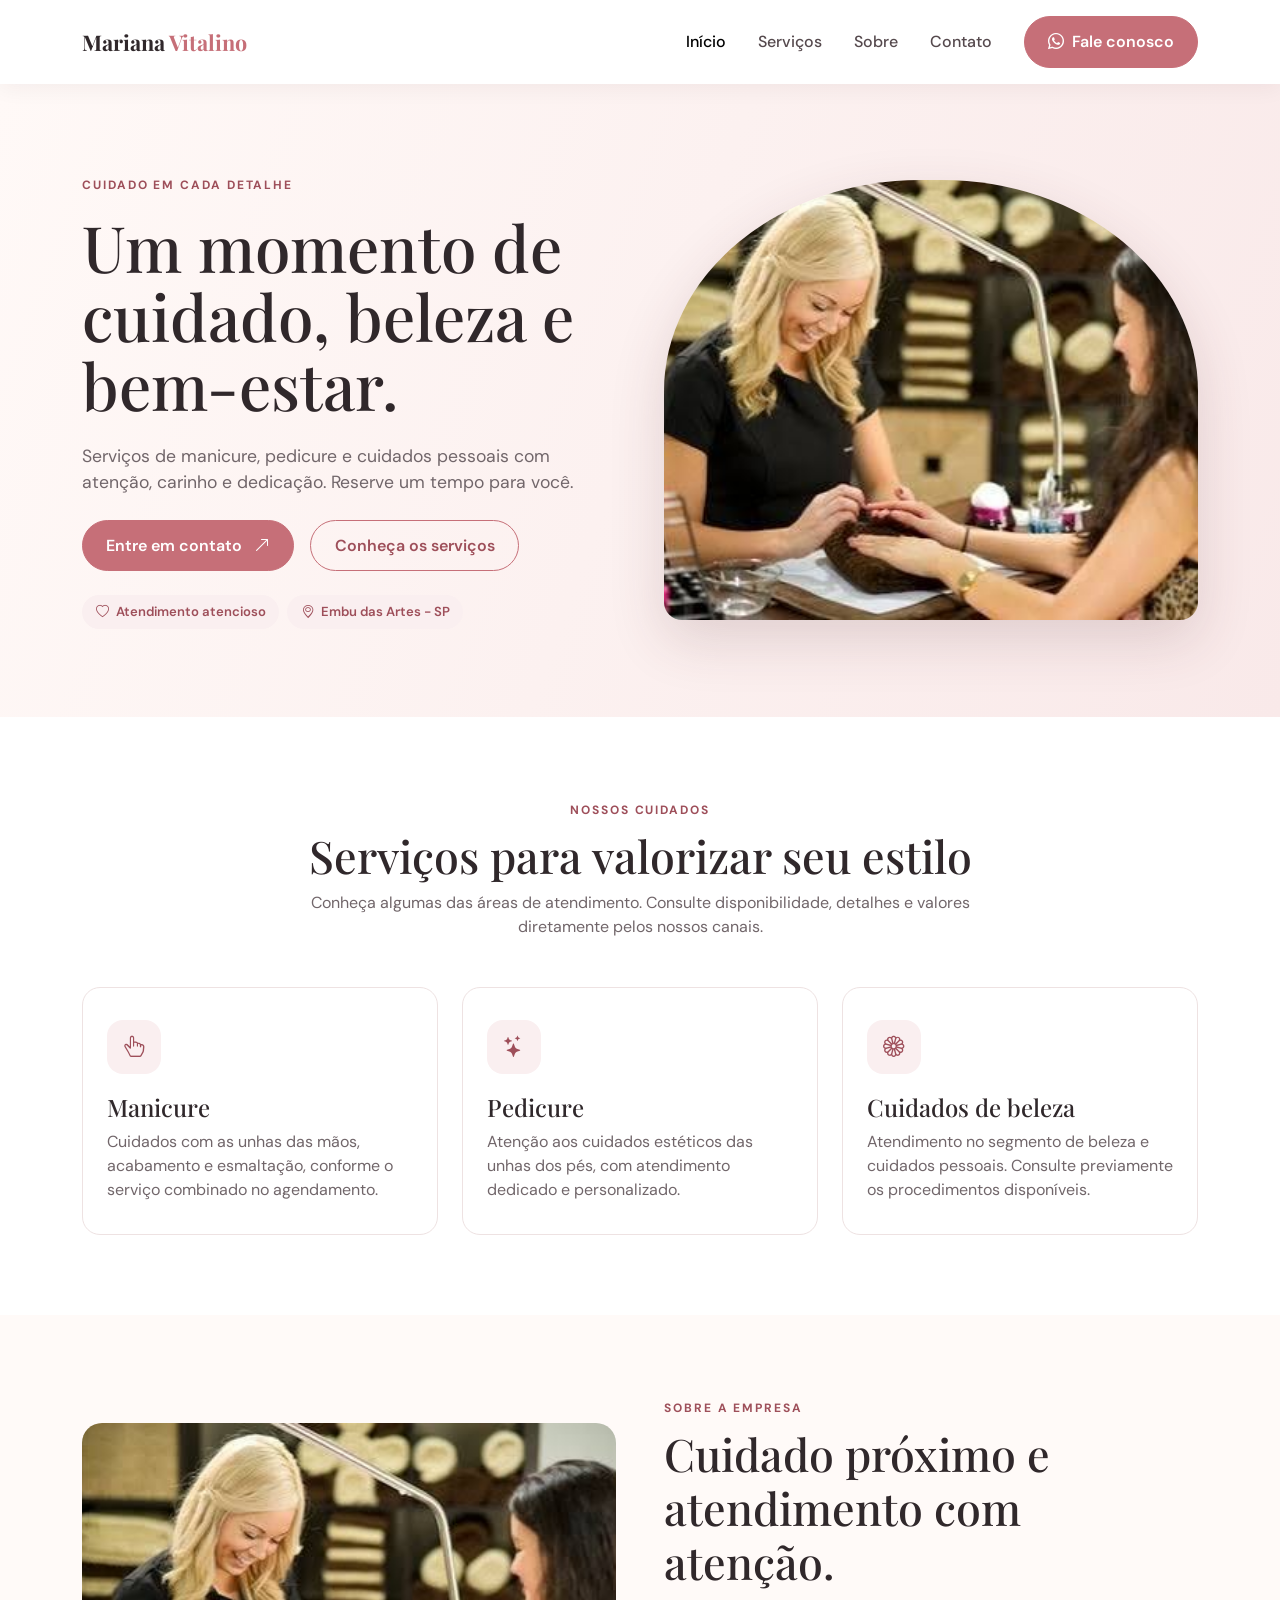
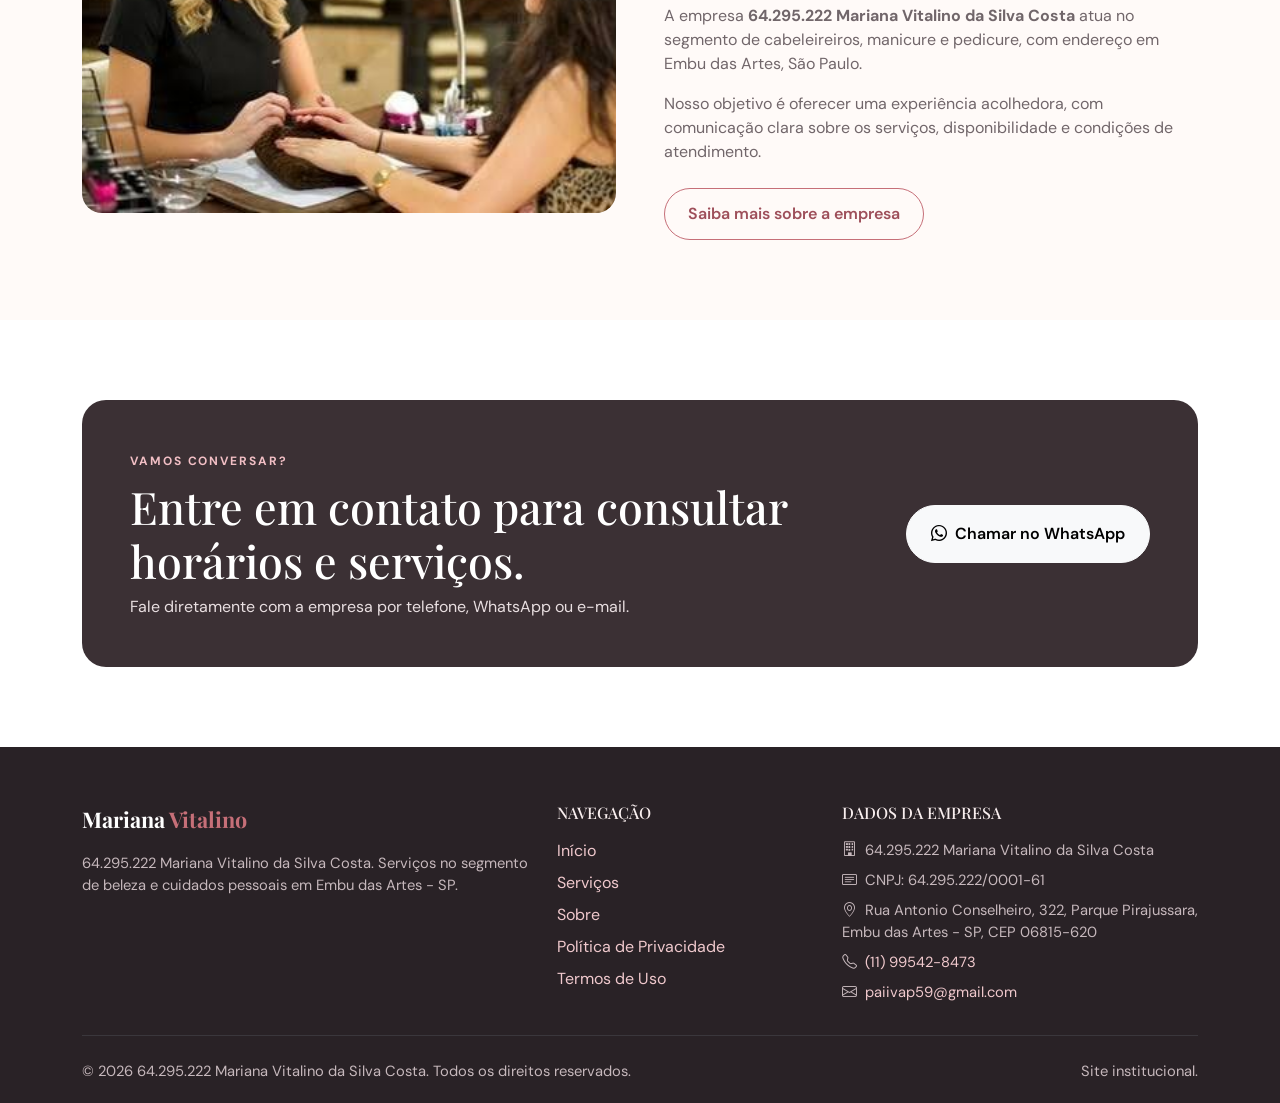
<file: index.html>
<!doctype html>
<html lang="pt-BR">
<head>
  <meta charset="utf-8">
  <meta name="viewport" content="width=device-width, initial-scale=1">
  <meta name="description" content="Conheça os serviços de manicure, pedicure e cuidados de beleza de 64.295.222 Mariana Vitalino da Silva Costa, em Embu das Artes - SP.">
  <meta name="theme-color" content="#faeff0">
  <title>64.295.222 Mariana Vitalino da Silva Costa | Beleza & Cuidados</title>
  <link rel="preconnect" href="https://fonts.googleapis.com">
  <link rel="preconnect" href="https://fonts.gstatic.com" crossorigin>
  <link href="https://fonts.googleapis.com/css2?family=DM+Sans:wght@400;500;600;700&family=Playfair+Display:wght@500;600;700&display=swap" rel="stylesheet">
  <link href="https://cdn.jsdelivr.net/npm/bootstrap@5.3.3/dist/css/bootstrap.min.css" rel="stylesheet">
  <link href="https://cdn.jsdelivr.net/npm/bootstrap-icons@1.11.3/font/bootstrap-icons.min.css" rel="stylesheet">
  <link href="styles.css" rel="stylesheet">
</head>
<body>
<nav class="navbar navbar-expand-lg sticky-top">
  <div class="container py-2">
    <a class="brand" href="index.html">Mariana <span>Vitalino</span></a>
    <button class="navbar-toggler" type="button" data-bs-toggle="collapse" data-bs-target="#mainNav" aria-controls="mainNav" aria-expanded="false" aria-label="Abrir menu"><span class="navbar-toggler-icon"></span></button>
    <div class="collapse navbar-collapse" id="mainNav">
      <ul class="navbar-nav ms-auto align-items-lg-center gap-lg-3">
        <li class="nav-item"><a class="nav-link active" href="#inicio">Início</a></li>
        <li class="nav-item"><a class="nav-link" href="#servicos">Serviços</a></li>
        <li class="nav-item"><a class="nav-link" href="#sobre">Sobre</a></li>
        <li class="nav-item"><a class="nav-link" href="#contato">Contato</a></li>
        <li class="nav-item"><a class="btn btn-rose ms-lg-2" href="https://wa.me/5511995428473" target="_blank" rel="noopener"><i class="bi bi-whatsapp me-2"></i>Fale conosco</a></li>
      </ul>
    </div>
  </div>
</nav>

<main>
<section class="hero" id="inicio">
  <div class="container">
    <div class="row align-items-center g-5">
      <div class="col-lg-6">
        <span class="eyebrow">Cuidado em cada detalhe</span>
        <h1 class="mt-3 mb-4">Um momento de cuidado, beleza e bem-estar.</h1>
        <p class="mb-4">Serviços de manicure, pedicure e cuidados pessoais com atenção, carinho e dedicação. Reserve um tempo para você.</p>
        <div class="d-flex flex-wrap gap-3">
          <a class="btn btn-rose" href="https://wa.me/5511995428473" target="_blank" rel="noopener">Entre em contato <i class="bi bi-arrow-up-right ms-2"></i></a>
          <a class="btn btn-outline-rose" href="#servicos">Conheça os serviços</a>
        </div>
        <div class="d-flex flex-wrap gap-2 mt-4"><span class="pill"><i class="bi bi-heart me-1"></i> Atendimento atencioso</span><span class="pill"><i class="bi bi-geo-alt me-1"></i> Embu das Artes - SP</span></div>
      </div>
      <div class="col-lg-6">
        <img class="hero-photo" src="assets/atendimento-manicure.jpg" alt="Profissional realizando atendimento de manicure em uma cliente">
      </div>
    </div>
  </div>
</section>

<section class="section-pad" id="servicos">
  <div class="container">
    <div class="text-center mx-auto mb-5" style="max-width:700px">
      <span class="eyebrow">Nossos cuidados</span>
      <h2 class="section-title mt-2">Serviços para valorizar seu estilo</h2>
      <p class="lead-muted">Conheça algumas das áreas de atendimento. Consulte disponibilidade, detalhes e valores diretamente pelos nossos canais.</p>
    </div>
    <div class="row g-4">
      <div class="col-md-4"><article class="service-card"><div class="service-icon"><i class="bi bi-hand-index-thumb"></i></div><h3 class="h4">Manicure</h3><p class="lead-muted mb-0">Cuidados com as unhas das mãos, acabamento e esmaltação, conforme o serviço combinado no agendamento.</p></article></div>
      <div class="col-md-4"><article class="service-card"><div class="service-icon"><i class="bi bi-stars"></i></div><h3 class="h4">Pedicure</h3><p class="lead-muted mb-0">Atenção aos cuidados estéticos das unhas dos pés, com atendimento dedicado e personalizado.</p></article></div>
      <div class="col-md-4"><article class="service-card"><div class="service-icon"><i class="bi bi-flower1"></i></div><h3 class="h4">Cuidados de beleza</h3><p class="lead-muted mb-0">Atendimento no segmento de beleza e cuidados pessoais. Consulte previamente os procedimentos disponíveis.</p></article></div>
    </div>
  </div>
</section>

<section class="section-pad soft-section" id="sobre">
  <div class="container">
    <div class="row align-items-center g-5">
      <div class="col-lg-6"><img class="feature-photo" src="assets/atendimento-manicure.jpg" alt="Atendimento de manicure realizado com atenção aos detalhes"></div>
      <div class="col-lg-6">
        <span class="eyebrow">Sobre a empresa</span>
        <h2 class="section-title mt-2 mb-3">Cuidado próximo e atendimento com atenção.</h2>
        <p class="lead-muted">A empresa <strong>64.295.222 Mariana Vitalino da Silva Costa</strong> atua no segmento de cabeleireiros, manicure e pedicure, com endereço em Embu das Artes, São Paulo.</p>
        <p class="lead-muted">Nosso objetivo é oferecer uma experiência acolhedora, com comunicação clara sobre os serviços, disponibilidade e condições de atendimento.</p>
        <a class="btn btn-outline-rose mt-2" href="sobre.html">Saiba mais sobre a empresa</a>
      </div>
    </div>
  </div>
</section>

<section class="section-pad" id="contato">
  <div class="container">
    <div class="contact-panel">
      <div class="row align-items-center g-4">
        <div class="col-lg-8"><span class="eyebrow" style="color:#f2bfc5">Vamos conversar?</span><h2 class="section-title text-white mt-2">Entre em contato para consultar horários e serviços.</h2><p class="mb-0">Fale diretamente com a empresa por telefone, WhatsApp ou e-mail.</p></div>
        <div class="col-lg-4 text-lg-end"><a class="btn btn-light rounded-pill px-4 py-3 fw-semibold" href="https://wa.me/5511995428473" target="_blank" rel="noopener"><i class="bi bi-whatsapp me-2"></i>Chamar no WhatsApp</a></div>
      </div>
    </div>
  </div>
</section>
</main>

<footer>
  <div class="container">
    <div class="row g-4">
      <div class="col-lg-5">
        <a class="brand text-white" href="index.html">Mariana <span>Vitalino</span></a>
        <p class="footer-muted mt-3">64.295.222 Mariana Vitalino da Silva Costa. Serviços no segmento de beleza e cuidados pessoais em Embu das Artes - SP.</p>
      </div>
      <div class="col-sm-6 col-lg-3">
        <h3 class="h6 text-uppercase mb-3">Navegação</h3>
        <p class="mb-2"><a href="#inicio">Início</a></p><p class="mb-2"><a href="#servicos">Serviços</a></p><p class="mb-2"><a href="sobre.html">Sobre</a></p>
        <p class="mb-2"><a href="politica-de-privacidade.html">Política de Privacidade</a></p><p class="mb-2"><a href="termos-de-uso.html">Termos de Uso</a></p>
      </div>
      <div class="col-sm-6 col-lg-4">
        <h3 class="h6 text-uppercase mb-3">Dados da empresa</h3>
        <p class="footer-muted mb-2"><i class="bi bi-building me-2"></i>64.295.222 Mariana Vitalino da Silva Costa</p>
        <p class="footer-muted mb-2"><i class="bi bi-card-text me-2"></i>CNPJ: 64.295.222/0001-61</p>
        <p class="footer-muted mb-2"><i class="bi bi-geo-alt me-2"></i>Rua Antonio Conselheiro, 322, Parque Pirajussara, Embu das Artes - SP, CEP 06815-620</p>
        <p class="footer-muted mb-2"><i class="bi bi-telephone me-2"></i><a href="tel:+5511995428473">(11) 99542-8473</a></p>
        <p class="footer-muted mb-2"><i class="bi bi-envelope me-2"></i><a href="mailto:paiivap59@gmail.com">paiivap59@gmail.com</a></p>
      </div>
    </div>
    <hr class="border-secondary my-4">
    <div class="d-flex flex-column flex-md-row justify-content-between gap-2 footer-muted"><span>© <span id="year"></span> 64.295.222 Mariana Vitalino da Silva Costa. Todos os direitos reservados.</span><span>Site institucional.</span></div>
  </div>
</footer>
<script src="https://cdn.jsdelivr.net/npm/bootstrap@5.3.3/dist/js/bootstrap.bundle.min.js"></script>
<script>document.getElementById('year').textContent = new Date().getFullYear();</script>
</body>
</html>
</file>
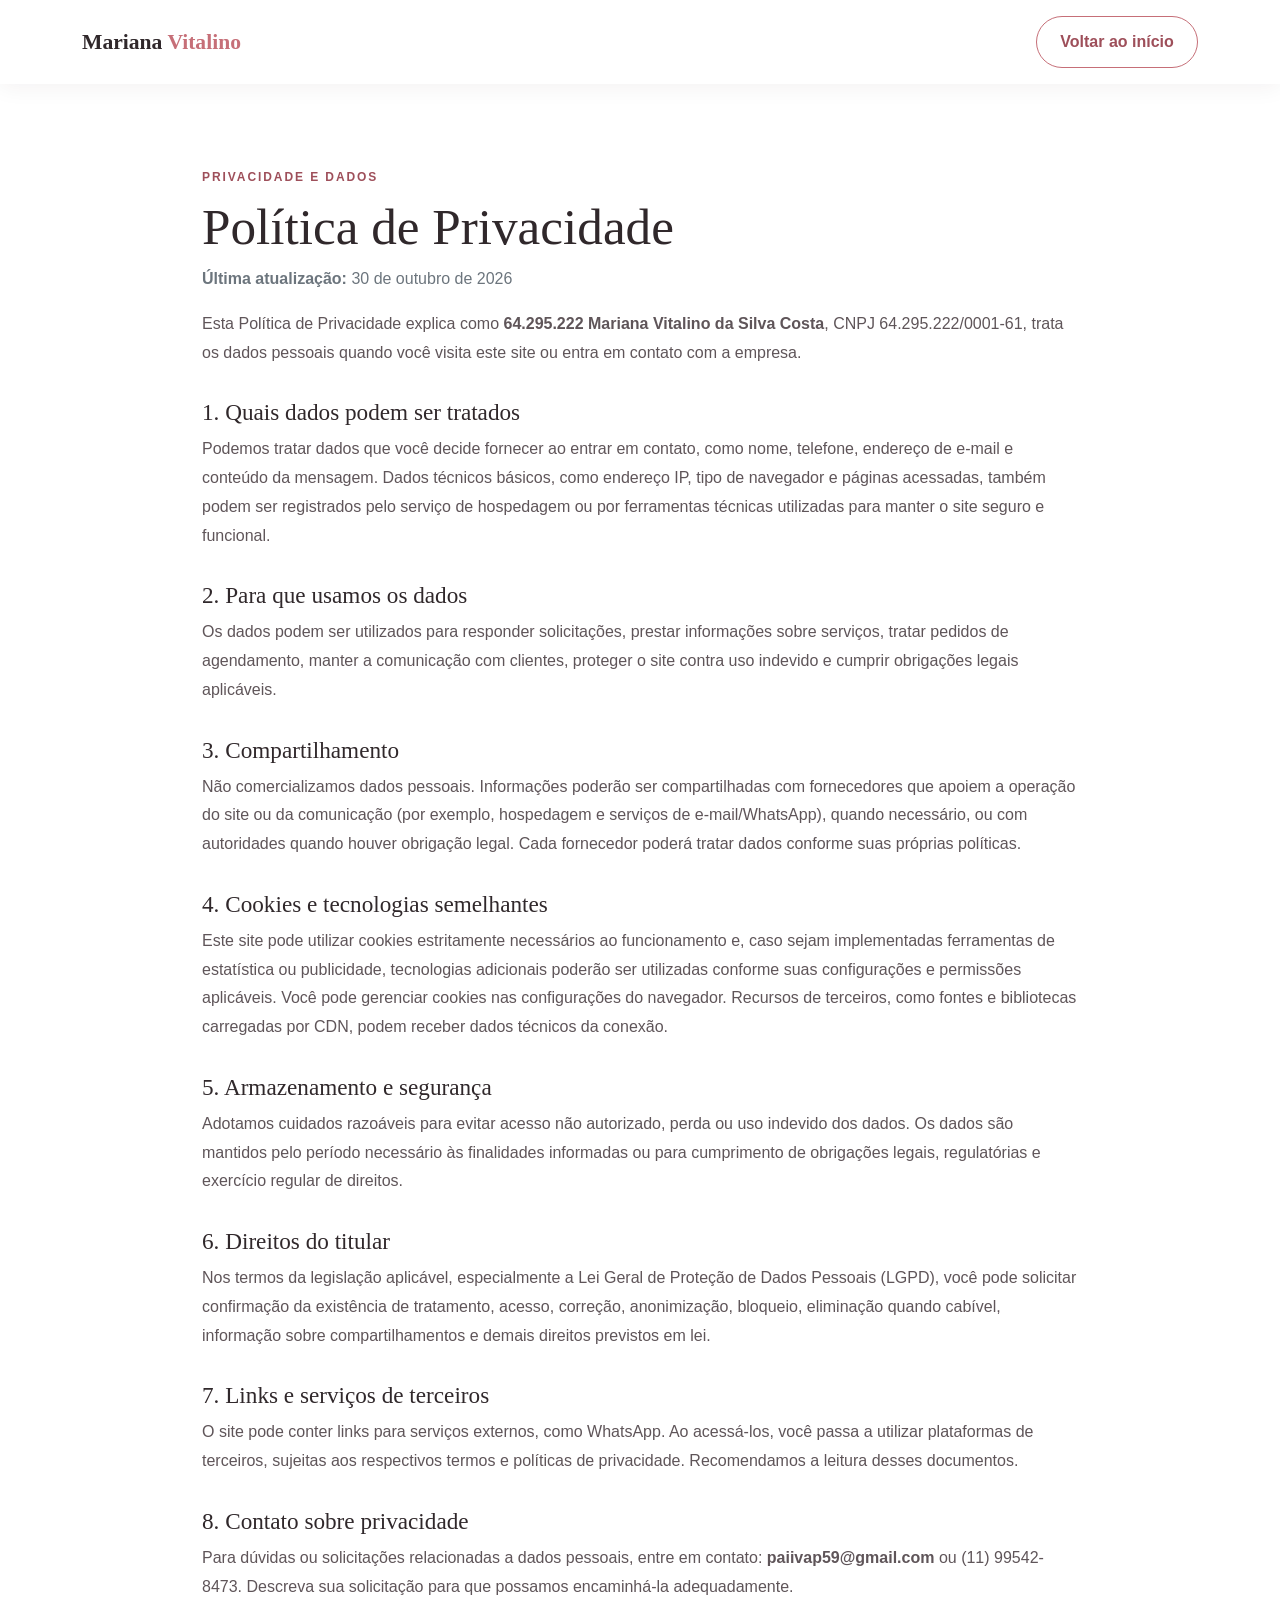
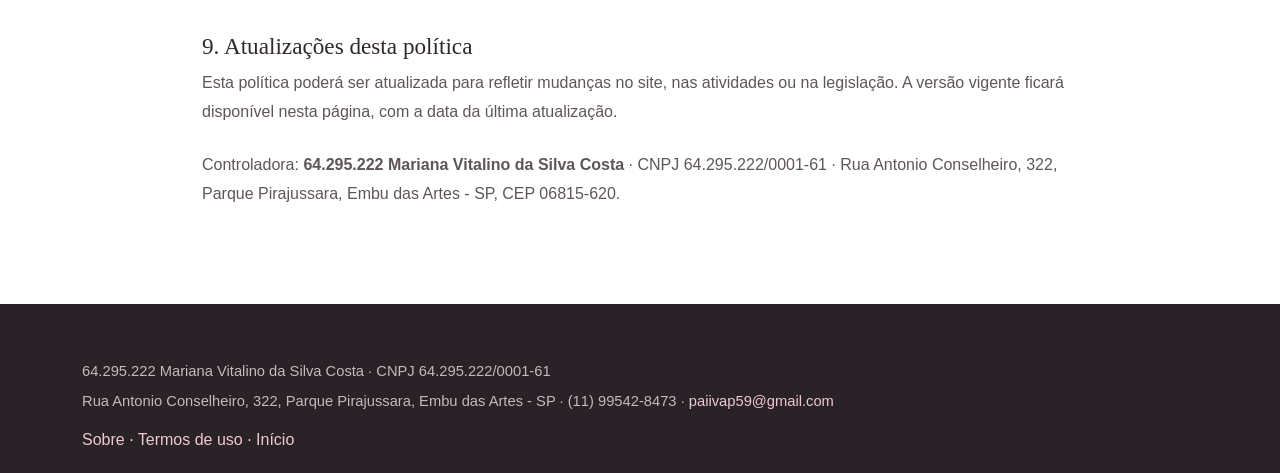
<file: politica-de-privacidade.html>
<!doctype html>
<html lang="pt-BR"><head><meta charset="utf-8"><meta name="viewport" content="width=device-width, initial-scale=1"><meta name="description" content="Política de Privacidade de 64.295.222 Mariana Vitalino da Silva Costa."><title>Política de Privacidade | Mariana Vitalino</title><link href="https://cdn.jsdelivr.net/npm/bootstrap@5.3.3/dist/css/bootstrap.min.css" rel="stylesheet"><link href="styles.css" rel="stylesheet"></head>
<body><nav class="navbar"><div class="container py-2"><a class="brand" href="index.html">Mariana <span>Vitalino</span></a><a class="btn btn-outline-rose ms-auto" href="index.html">Voltar ao início</a></div></nav>
<main class="section-pad"><div class="container legal-wrap"><span class="eyebrow">Privacidade e dados</span><h1 class="mt-2 mb-2">Política de Privacidade</h1><p class="text-secondary"><strong>Última atualização:</strong> 30 de outubro de 2026</p>
<p>Esta Política de Privacidade explica como <strong>64.295.222 Mariana Vitalino da Silva Costa</strong>, CNPJ 64.295.222/0001-61, trata os dados pessoais quando você visita este site ou entra em contato com a empresa.</p>
<h2>1. Quais dados podem ser tratados</h2><p>Podemos tratar dados que você decide fornecer ao entrar em contato, como nome, telefone, endereço de e-mail e conteúdo da mensagem. Dados técnicos básicos, como endereço IP, tipo de navegador e páginas acessadas, também podem ser registrados pelo serviço de hospedagem ou por ferramentas técnicas utilizadas para manter o site seguro e funcional.</p>
<h2>2. Para que usamos os dados</h2><p>Os dados podem ser utilizados para responder solicitações, prestar informações sobre serviços, tratar pedidos de agendamento, manter a comunicação com clientes, proteger o site contra uso indevido e cumprir obrigações legais aplicáveis.</p>
<h2>3. Compartilhamento</h2><p>Não comercializamos dados pessoais. Informações poderão ser compartilhadas com fornecedores que apoiem a operação do site ou da comunicação (por exemplo, hospedagem e serviços de e-mail/WhatsApp), quando necessário, ou com autoridades quando houver obrigação legal. Cada fornecedor poderá tratar dados conforme suas próprias políticas.</p>
<h2>4. Cookies e tecnologias semelhantes</h2><p>Este site pode utilizar cookies estritamente necessários ao funcionamento e, caso sejam implementadas ferramentas de estatística ou publicidade, tecnologias adicionais poderão ser utilizadas conforme suas configurações e permissões aplicáveis. Você pode gerenciar cookies nas configurações do navegador. Recursos de terceiros, como fontes e bibliotecas carregadas por CDN, podem receber dados técnicos da conexão.</p>
<h2>5. Armazenamento e segurança</h2><p>Adotamos cuidados razoáveis para evitar acesso não autorizado, perda ou uso indevido dos dados. Os dados são mantidos pelo período necessário às finalidades informadas ou para cumprimento de obrigações legais, regulatórias e exercício regular de direitos.</p>
<h2>6. Direitos do titular</h2><p>Nos termos da legislação aplicável, especialmente a Lei Geral de Proteção de Dados Pessoais (LGPD), você pode solicitar confirmação da existência de tratamento, acesso, correção, anonimização, bloqueio, eliminação quando cabível, informação sobre compartilhamentos e demais direitos previstos em lei.</p>
<h2>7. Links e serviços de terceiros</h2><p>O site pode conter links para serviços externos, como WhatsApp. Ao acessá-los, você passa a utilizar plataformas de terceiros, sujeitas aos respectivos termos e políticas de privacidade. Recomendamos a leitura desses documentos.</p>
<h2>8. Contato sobre privacidade</h2><p>Para dúvidas ou solicitações relacionadas a dados pessoais, entre em contato: <strong>paiivap59@gmail.com</strong> ou (11) 99542-8473. Descreva sua solicitação para que possamos encaminhá-la adequadamente.</p>
<h2>9. Atualizações desta política</h2><p>Esta política poderá ser atualizada para refletir mudanças no site, nas atividades ou na legislação. A versão vigente ficará disponível nesta página, com a data da última atualização.</p>
<p class="mt-4">Controladora: <strong>64.295.222 Mariana Vitalino da Silva Costa</strong> · CNPJ 64.295.222/0001-61 · Rua Antonio Conselheiro, 322, Parque Pirajussara, Embu das Artes - SP, CEP 06815-620.</p></div></main>
<footer><div class="container"><p class="footer-muted mb-2">64.295.222 Mariana Vitalino da Silva Costa · CNPJ 64.295.222/0001-61</p><p class="footer-muted mb-0">Rua Antonio Conselheiro, 322, Parque Pirajussara, Embu das Artes - SP · (11) 99542-8473 · <a href="mailto:paiivap59@gmail.com">paiivap59@gmail.com</a></p><div class="mt-3"><a href="sobre.html">Sobre</a> · <a href="termos-de-uso.html">Termos de uso</a> · <a href="index.html">Início</a></div></div></footer></body></html>
</file>
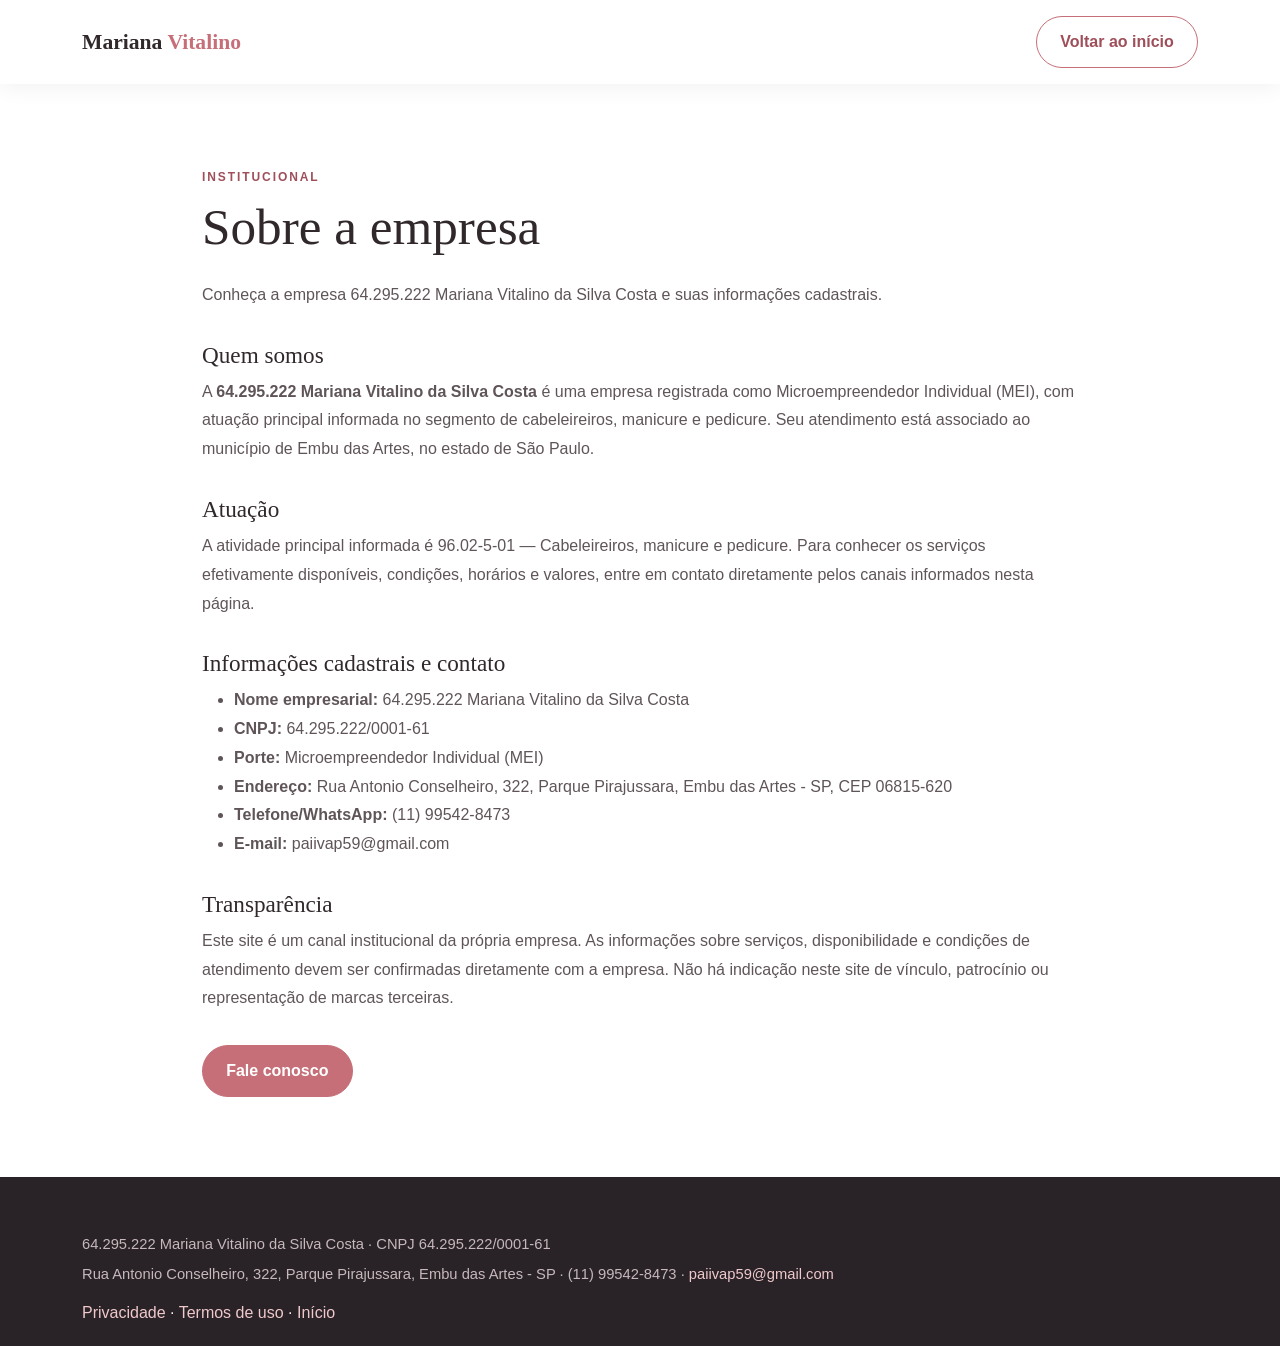
<file: sobre.html>
<!doctype html>
<html lang="pt-BR"><head><meta charset="utf-8"><meta name="viewport" content="width=device-width, initial-scale=1"><meta name="description" content="Informações institucionais sobre 64.295.222 Mariana Vitalino da Silva Costa."><title>Sobre | Mariana Vitalino</title><link href="https://cdn.jsdelivr.net/npm/bootstrap@5.3.3/dist/css/bootstrap.min.css" rel="stylesheet"><link href="https://cdn.jsdelivr.net/npm/bootstrap-icons@1.11.3/font/bootstrap-icons.min.css" rel="stylesheet"><link href="styles.css" rel="stylesheet"></head>
<body>
<nav class="navbar navbar-expand-lg"><div class="container py-2"><a class="brand" href="index.html">Mariana <span>Vitalino</span></a><a class="btn btn-outline-rose ms-auto" href="index.html">Voltar ao início</a></div></nav>
<main class="section-pad"><div class="container legal-wrap"><span class="eyebrow">Institucional</span><h1 class="mt-2 mb-4">Sobre a empresa</h1><p class="lead-muted">Conheça a empresa 64.295.222 Mariana Vitalino da Silva Costa e suas informações cadastrais.</p>
<h2>Quem somos</h2><p>A <strong>64.295.222 Mariana Vitalino da Silva Costa</strong> é uma empresa registrada como Microempreendedor Individual (MEI), com atuação principal informada no segmento de cabeleireiros, manicure e pedicure. Seu atendimento está associado ao município de Embu das Artes, no estado de São Paulo.</p>
<h2>Atuação</h2><p>A atividade principal informada é 96.02-5-01 — Cabeleireiros, manicure e pedicure. Para conhecer os serviços efetivamente disponíveis, condições, horários e valores, entre em contato diretamente pelos canais informados nesta página.</p>
<h2>Informações cadastrais e contato</h2><ul><li><strong>Nome empresarial:</strong> 64.295.222 Mariana Vitalino da Silva Costa</li><li><strong>CNPJ:</strong> 64.295.222/0001-61</li><li><strong>Porte:</strong> Microempreendedor Individual (MEI)</li><li><strong>Endereço:</strong> Rua Antonio Conselheiro, 322, Parque Pirajussara, Embu das Artes - SP, CEP 06815-620</li><li><strong>Telefone/WhatsApp:</strong> (11) 99542-8473</li><li><strong>E-mail:</strong> paiivap59@gmail.com</li></ul>
<h2>Transparência</h2><p>Este site é um canal institucional da própria empresa. As informações sobre serviços, disponibilidade e condições de atendimento devem ser confirmadas diretamente com a empresa. Não há indicação neste site de vínculo, patrocínio ou representação de marcas terceiras.</p>
<a class="btn btn-rose mt-3" href="index.html#contato">Fale conosco</a></div></main>
<footer><div class="container"><p class="footer-muted mb-2">64.295.222 Mariana Vitalino da Silva Costa · CNPJ 64.295.222/0001-61</p><p class="footer-muted mb-0">Rua Antonio Conselheiro, 322, Parque Pirajussara, Embu das Artes - SP · (11) 99542-8473 · <a href="mailto:paiivap59@gmail.com">paiivap59@gmail.com</a></p><div class="mt-3"><a href="politica-de-privacidade.html">Privacidade</a> · <a href="termos-de-uso.html">Termos de uso</a> · <a href="index.html">Início</a></div></div></footer></body></html>
</file>
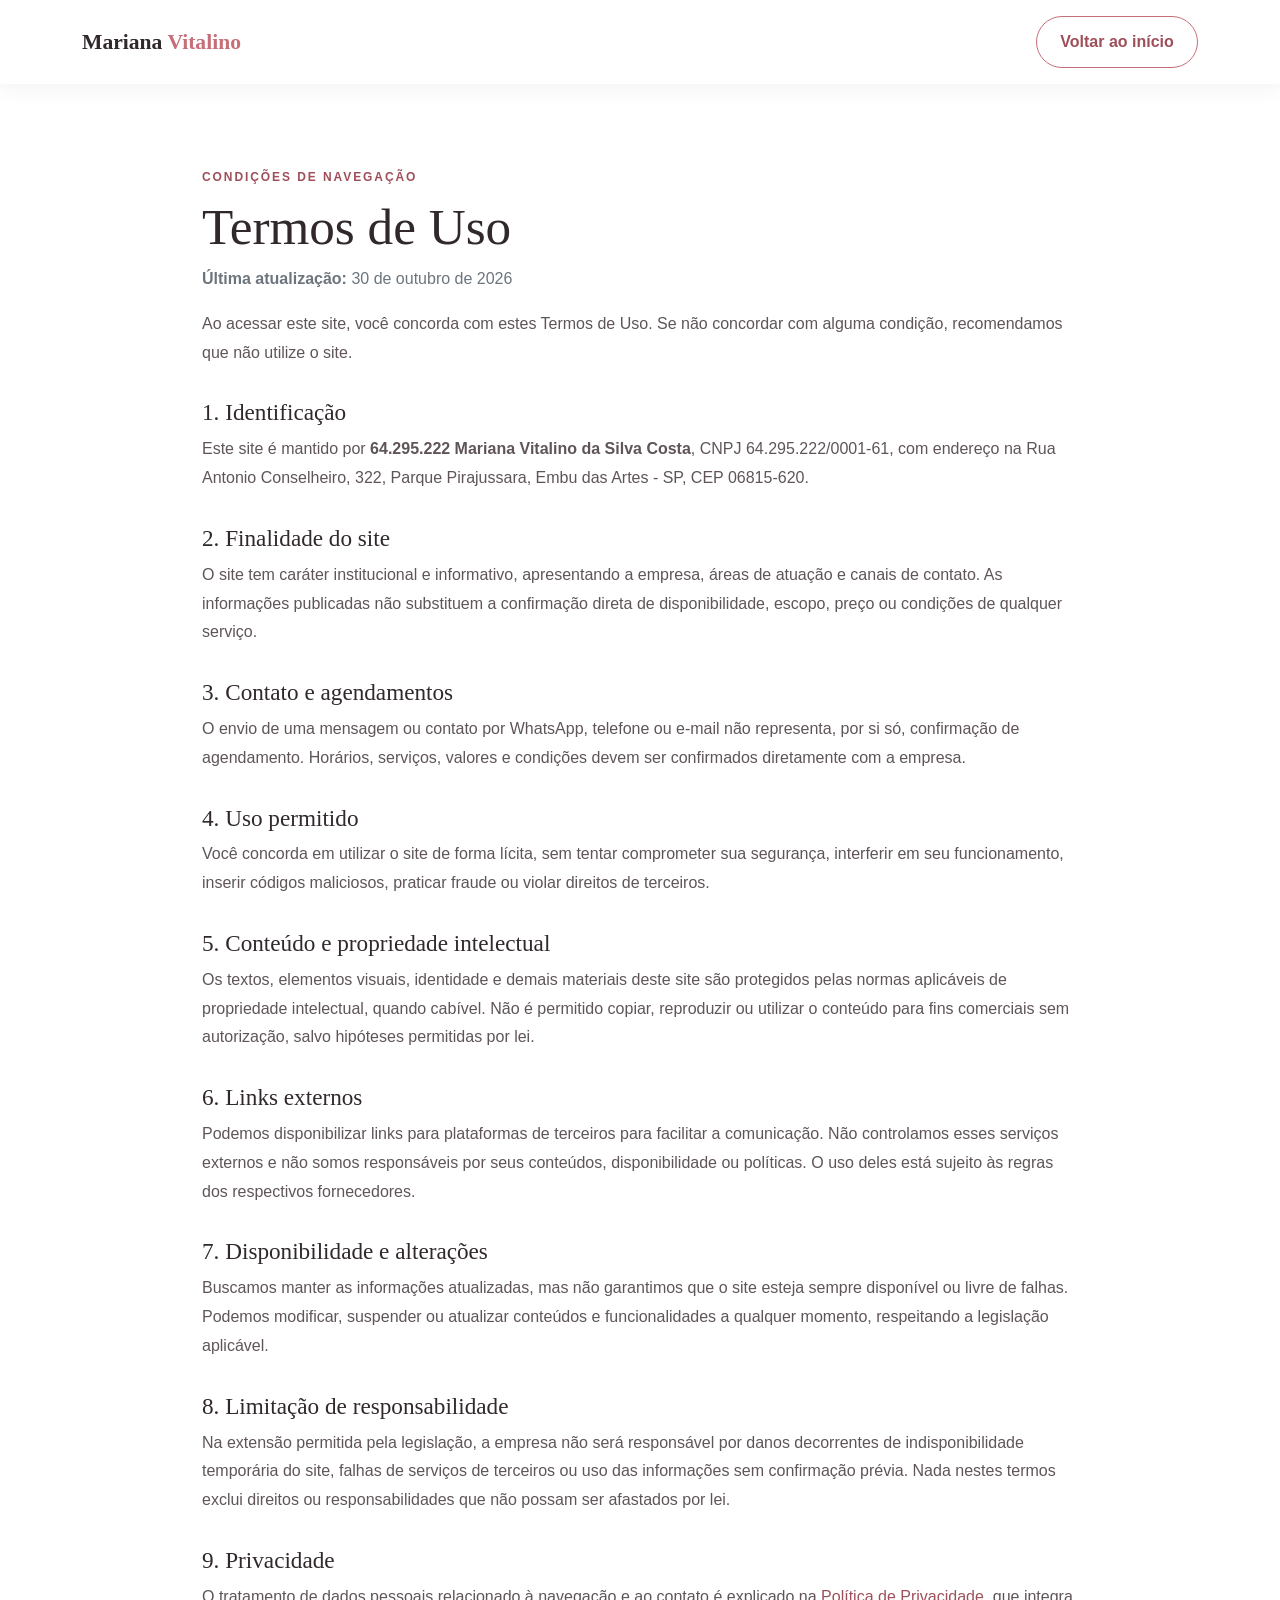
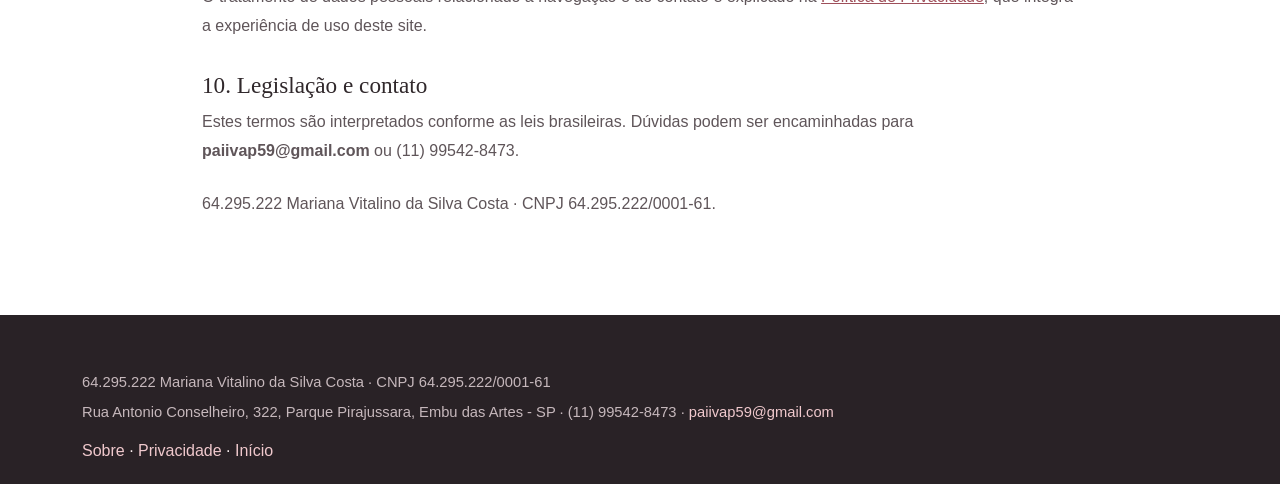
<file: termos-de-uso.html>
<!doctype html>
<html lang="pt-BR"><head><meta charset="utf-8"><meta name="viewport" content="width=device-width, initial-scale=1"><meta name="description" content="Termos de Uso do site de 64.295.222 Mariana Vitalino da Silva Costa."><title>Termos de Uso | Mariana Vitalino</title><link href="https://cdn.jsdelivr.net/npm/bootstrap@5.3.3/dist/css/bootstrap.min.css" rel="stylesheet"><link href="styles.css" rel="stylesheet"></head>
<body><nav class="navbar"><div class="container py-2"><a class="brand" href="index.html">Mariana <span>Vitalino</span></a><a class="btn btn-outline-rose ms-auto" href="index.html">Voltar ao início</a></div></nav>
<main class="section-pad"><div class="container legal-wrap"><span class="eyebrow">Condições de navegação</span><h1 class="mt-2 mb-2">Termos de Uso</h1><p class="text-secondary"><strong>Última atualização:</strong> 30 de outubro de 2026</p>
<p>Ao acessar este site, você concorda com estes Termos de Uso. Se não concordar com alguma condição, recomendamos que não utilize o site.</p>
<h2>1. Identificação</h2><p>Este site é mantido por <strong>64.295.222 Mariana Vitalino da Silva Costa</strong>, CNPJ 64.295.222/0001-61, com endereço na Rua Antonio Conselheiro, 322, Parque Pirajussara, Embu das Artes - SP, CEP 06815-620.</p>
<h2>2. Finalidade do site</h2><p>O site tem caráter institucional e informativo, apresentando a empresa, áreas de atuação e canais de contato. As informações publicadas não substituem a confirmação direta de disponibilidade, escopo, preço ou condições de qualquer serviço.</p>
<h2>3. Contato e agendamentos</h2><p>O envio de uma mensagem ou contato por WhatsApp, telefone ou e-mail não representa, por si só, confirmação de agendamento. Horários, serviços, valores e condições devem ser confirmados diretamente com a empresa.</p>
<h2>4. Uso permitido</h2><p>Você concorda em utilizar o site de forma lícita, sem tentar comprometer sua segurança, interferir em seu funcionamento, inserir códigos maliciosos, praticar fraude ou violar direitos de terceiros.</p>
<h2>5. Conteúdo e propriedade intelectual</h2><p>Os textos, elementos visuais, identidade e demais materiais deste site são protegidos pelas normas aplicáveis de propriedade intelectual, quando cabível. Não é permitido copiar, reproduzir ou utilizar o conteúdo para fins comerciais sem autorização, salvo hipóteses permitidas por lei.</p>
<h2>6. Links externos</h2><p>Podemos disponibilizar links para plataformas de terceiros para facilitar a comunicação. Não controlamos esses serviços externos e não somos responsáveis por seus conteúdos, disponibilidade ou políticas. O uso deles está sujeito às regras dos respectivos fornecedores.</p>
<h2>7. Disponibilidade e alterações</h2><p>Buscamos manter as informações atualizadas, mas não garantimos que o site esteja sempre disponível ou livre de falhas. Podemos modificar, suspender ou atualizar conteúdos e funcionalidades a qualquer momento, respeitando a legislação aplicável.</p>
<h2>8. Limitação de responsabilidade</h2><p>Na extensão permitida pela legislação, a empresa não será responsável por danos decorrentes de indisponibilidade temporária do site, falhas de serviços de terceiros ou uso das informações sem confirmação prévia. Nada nestes termos exclui direitos ou responsabilidades que não possam ser afastados por lei.</p>
<h2>9. Privacidade</h2><p>O tratamento de dados pessoais relacionado à navegação e ao contato é explicado na <a href="politica-de-privacidade.html">Política de Privacidade</a>, que integra a experiência de uso deste site.</p>
<h2>10. Legislação e contato</h2><p>Estes termos são interpretados conforme as leis brasileiras. Dúvidas podem ser encaminhadas para <strong>paiivap59@gmail.com</strong> ou (11) 99542-8473.</p>
<p class="mt-4">64.295.222 Mariana Vitalino da Silva Costa · CNPJ 64.295.222/0001-61.</p></div></main>
<footer><div class="container"><p class="footer-muted mb-2">64.295.222 Mariana Vitalino da Silva Costa · CNPJ 64.295.222/0001-61</p><p class="footer-muted mb-0">Rua Antonio Conselheiro, 322, Parque Pirajussara, Embu das Artes - SP · (11) 99542-8473 · <a href="mailto:paiivap59@gmail.com">paiivap59@gmail.com</a></p><div class="mt-3"><a href="sobre.html">Sobre</a> · <a href="politica-de-privacidade.html">Privacidade</a> · <a href="index.html">Início</a></div></div></footer></body></html>
</file>
<file: styles.css>
:root {
  --rose: #c66f78;
  --rose-dark: #9e4f5a;
  --rose-pale: #faeff0;
  --ink: #30282b;
  --muted: #71666a;
  --cream: #fffaf8;
  --line: #eee2e2;
}
html { scroll-behavior: smooth; }
body { font-family: 'DM Sans', sans-serif; color: var(--ink); background: #fff; }
h1,h2,h3,.brand { font-family: 'Playfair Display', serif; }
a { color: var(--rose-dark); }
a:hover { color: var(--ink); }
.navbar { background: rgba(255,255,255,.96); box-shadow: 0 3px 22px rgba(55,25,30,.06); }
.brand { font-size: 1.35rem; font-weight: 700; color: var(--ink); text-decoration: none; }
.brand span { color: var(--rose); }
.nav-link { color: #55494d; font-weight: 500; }
.nav-link:hover, .nav-link.active { color: var(--rose-dark); }
.btn-rose { background: var(--rose); color: white; border: 1px solid var(--rose); border-radius: 50px; padding: .8rem 1.45rem; font-weight: 600; }
.btn-rose:hover { background: var(--rose-dark); color: white; border-color: var(--rose-dark); }
.btn-outline-rose { border: 1px solid var(--rose); color: var(--rose-dark); border-radius: 50px; padding: .8rem 1.45rem; font-weight: 600; }
.btn-outline-rose:hover { background: var(--rose); color: white; }
.hero { background: linear-gradient(110deg, #fff9f7 0%, #f9e9e9 100%); padding: 5.5rem 0; overflow: hidden; }
.eyebrow { color: var(--rose-dark); text-transform: uppercase; letter-spacing: .16em; font-size: .75rem; font-weight: 700; }
.hero h1 { font-size: clamp(2.5rem, 5vw, 4.6rem); line-height: 1.08; }
.hero p { color: var(--muted); font-size: 1.1rem; max-width: 560px; }
.hero-photo { width: 100%; height: 440px; object-fit: cover; border-radius: 48% 48% 18px 18px; box-shadow: 0 20px 55px rgba(85,44,50,.16); }
.section-pad { padding: 5rem 0; }
.section-title { font-size: clamp(2rem, 3.5vw, 3rem); }
.lead-muted { color: var(--muted); }
.service-card { border: 1px solid var(--line); border-radius: 18px; padding: 2rem 1.5rem; height: 100%; transition: .2s ease; background: white; }
.service-card:hover { transform: translateY(-5px); box-shadow: 0 14px 35px rgba(60,30,35,.08); }
.service-icon { width: 54px; height: 54px; display: grid; place-items: center; border-radius: 16px; background: var(--rose-pale); color: var(--rose-dark); font-size: 1.35rem; margin-bottom: 1.2rem; }
.soft-section { background: var(--cream); }
.feature-photo { width: 100%; height: 390px; object-fit: cover; border-radius: 20px; }
.pill { display: inline-block; background: var(--rose-pale); color: var(--rose-dark); border-radius: 50px; padding: .45rem .85rem; font-size: .82rem; font-weight: 600; }
.contact-panel { background: #3b3034; color: white; border-radius: 24px; padding: 3rem; }
.contact-panel p { color: #e9dfe1; }
footer { background: #292226; color: #f8eeee; padding: 3.5rem 0 1.3rem; }
footer a { color: #f0c9cd; text-decoration: none; }
footer a:hover { color: white; text-decoration: underline; }
.footer-muted { color: #c6b8bc; font-size: .92rem; }
.legal-wrap { max-width: 900px; }
.legal-wrap h1 { font-size: clamp(2.2rem, 4vw, 3.2rem); }
.legal-wrap h2 { font-size: 1.45rem; margin-top: 2rem; }
.legal-wrap p, .legal-wrap li { color: #5f5559; line-height: 1.8; }
@media (max-width: 767px) {
 .hero { padding: 3.8rem 0; }
 .hero-photo { height: 310px; margin-top: 2rem; }
 .section-pad { padding: 3.6rem 0; }
 .contact-panel { padding: 2rem 1.4rem; }
}
</file>
